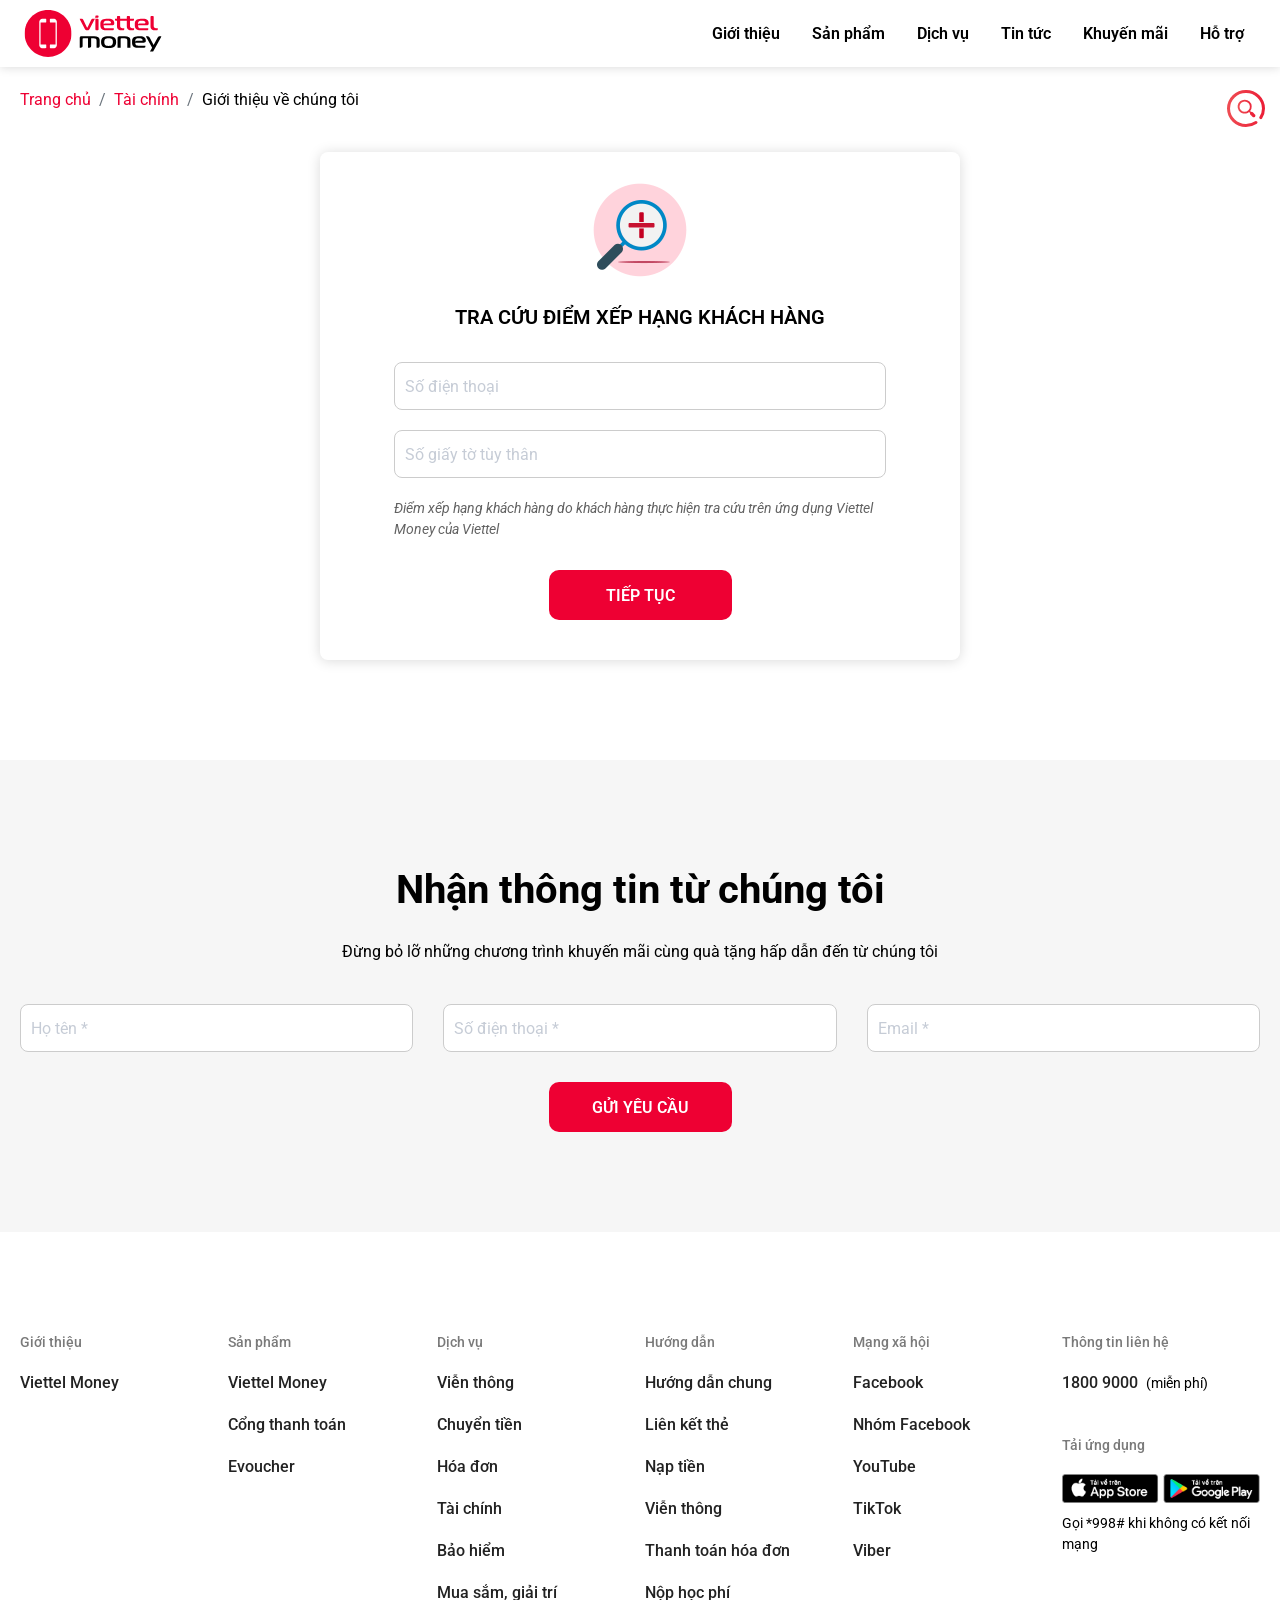
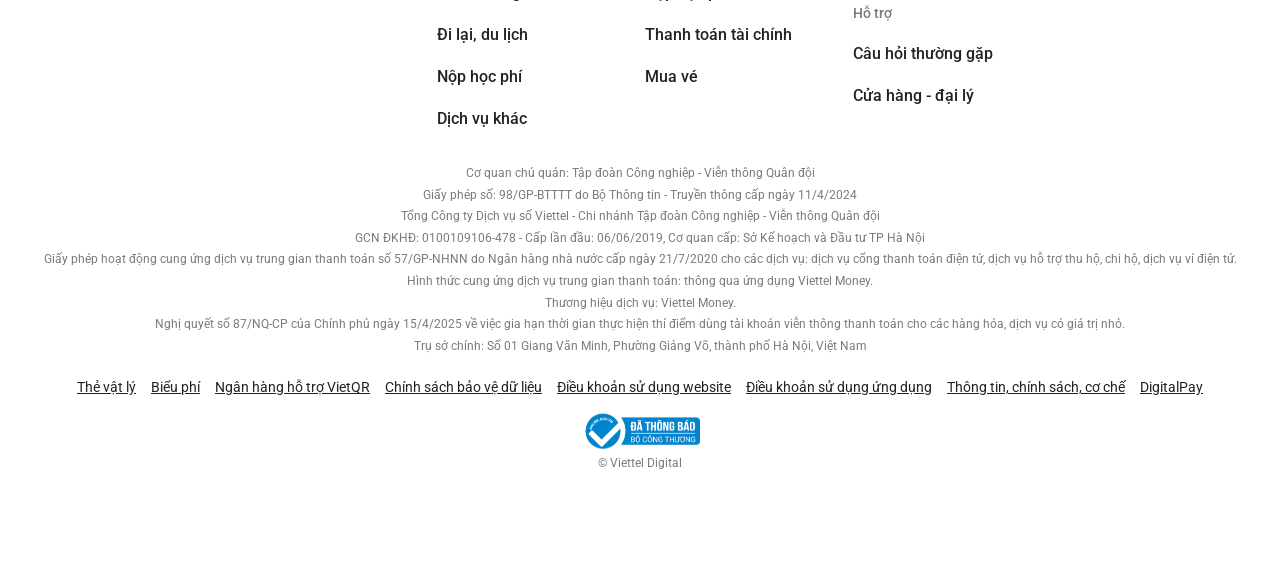
<file: index.html>
<!DOCTYPE html>
<html lang="ja">
	<head>
		<meta charset="utf-8">
		<meta http-equiv="x-ua-compatible" content="ie=edge">
		<meta name="viewport" content="width=device-width,initial-scale=1,user-scalable=no">
		<title></title>
		<meta name="description" content="">
		<meta name="keywords" content="">
		<meta name="format-detection" content="telephone=no">
		<link type="text/css" rel="stylesheet" href="./css/styles.css">
	</head>
	<body>
		<header id="header">
			<div class="inner">
				<a href="./" class="header-logo">
					<img src="./img/logo.svg" alt="img">
				</a>
				<nav class="header-nav">
					<ul class="header-nav__menu">
						<li class="header-nav__menu-item">
							<a href="">Giới thiệu</a>
						</li>
						<li class="header-nav__menu-item">
							<a href="">Sản phẩm</a>
						</li>
						<li class="header-nav__menu-item">
							<a href="">Dịch vụ</a>
						</li>
						<li class="header-nav__menu-item">
							<a href="">Tin tức</a>
						</li>
						<li class="header-nav__menu-item">
							<a href="">Khuyến mãi</a>
						</li>
						<li class="header-nav__menu-item">
							<a href="">Hỗ trợ</a>
						</li>
					</ul>
				</nav>
				<span class="js-mobile">
					<span></span>
				</span>
			</div>
		</header>
		<main id="page-index" class="wrapper">
			<section class="sec-content">
				<div class="inner">
					<nav>
						<ol class="breadcrumb">
							<li class="breadcrumb-item"><a href="">Trang chủ</a></li>
							<li class="breadcrumb-item"><a href="">Tài chính</a></li>
							<li class="breadcrumb-item active">Giới thiệu về chúng tôi</li>
						</ol>
					</nav>
					<div class="client-block">
						<div class="client-block__img">
							<img src="./img/search.png" alt="img">
						</div>
						<h2 class="client-block__ttl">TRA CỨU Điểm xếp hạng khách hàng</h2>
						<div class="client-block__ct">
							<div class="client-block__ct-item">
								<input type="text" class="form-control" placeholder="Số điện thoại">
								<small>Số điện thoại</small>
							</div>
							<div class="client-block__ct-item">
								<input type="text" class="form-control" placeholder="Số giấy tờ tùy thân">
								<small>Số giấy tờ tùy thân</small>
							</div>
							<p>
								<i>Điểm xếp hạng khách hàng do khách hàng thực hiện tra cứu trên ứng dụng Viettel Money của Viettel</i>
							</p>
						</div>
						<div class="client-block__sub">
							<button type="button" class="c-btn__01 js-popup-error">Tiếp tục</button>
						</div>
					</div>
				</div>
			</section>
			<section class="sec-support">
				<div class="inner">
					<h2 class="c-ttl__01">Nhận thông tin từ chúng tôi</h2>
					<div class="support-note">
						<p> Đừng bỏ lỡ những chương trình khuyến mãi cùng quà tặng hấp dẫn đến từ chúng tôi </p>
					</div>
					<div class="support-block">
						<div class="support-block__item">
							<input type="text" class="form-control" placeholder="Họ tên *">
						</div>
						<div class="support-block__item">
							<input type="text" class="form-control" placeholder="Số điện thoại *">
						</div>
						<div class="support-block__item">
							<input type="text" class="form-control" placeholder="Email *">
						</div>
					</div>
					<div class="support-sub">
						<button type="button" class="c-btn__01">Gửi yêu cầu</button>
					</div>
				</div>
			</section>
			<div class="popup popup--small" id="popup-error">
				<div class="popup-bg js-close"></div>
				<div class="popup-content">
					<div class="popup-content__close popup-content__close--02 js-close">
						<img src="./img/close02.png" alt="img">
					</div>
					<div class="popup-img">
						<img src="./img/error.png" alt="img">
					</div>
					<div class="popup-error c-al--c">
						<p> Thông tin không chính xác.<br class="sp">Vui lòng kiểm tra và nhập lại. </p>
						<button type="button" class="c-btn__01 js-close">Đóng</button>
					</div>
				</div>
			</div>
		</main>
		<footer id="footer">
			<div class="inner">
				<nav class="footer-nav">
					<div class="footer-nav__item">
						<h4 class="footer-nav__ttl">Giới thiệu</h4>
						<ul class="footer-nav__menu">
							<li><a href="">Viettel Money</a></li>
						</ul>
					</div>
					<div class="footer-nav__item">
						<h4 class="footer-nav__ttl">Sản phẩm</h4>
						<ul class="footer-nav__menu">
							<li><a href="">Viettel Money</a></li>
							<li><a href="">Cổng thanh toán</a></li>
							<li><a href="">Evoucher</a></li>
						</ul>
					</div>
					<div class="footer-nav__item">
						<h4 class="footer-nav__ttl">Dịch vụ</h4>
						<ul class="footer-nav__menu">
							<li><a href="">Viễn thông</a></li>
							<li><a href="">Chuyển tiền</a></li>
							<li><a href="">Hóa đơn</a></li>
							<li><a href="">Tài chính</a></li>
							<li><a href="">Bảo hiểm</a></li>
							<li><a href="">Mua sắm, giải trí</a></li>
							<li><a href="">Đi lại, du lịch</a></li>
							<li><a href="">Nộp học phí</a></li>
							<li><a href="">Dịch vụ khác</a></li>
						</ul>
					</div>
					<div class="footer-nav__item">
						<h4 class="footer-nav__ttl">Hướng dẫn</h4>
						<ul class="footer-nav__menu">
							<li><a href="">Hướng dẫn chung</a></li>
							<li><a href="">Liên kết thẻ</a></li>
							<li><a href="">Nạp tiền</a></li>
							<li><a href="">Viễn thông</a></li>
							<li><a href="">Thanh toán hóa đơn</a></li>
							<li><a href="">Nộp học phí</a></li>
							<li><a href="">Thanh toán tài chính</a></li>
							<li><a href="">Mua vé</a></li>
						</ul>
					</div>
					<div class="footer-nav__item">
						<h4 class="footer-nav__ttl">Mạng xã hội</h4>
						<ul class="footer-nav__menu">
							<li><a href="">Facebook</a></li>
							<li><a href="">Nhóm Facebook</a></li>
							<li><a href="">YouTube</a></li>
							<li><a href="">TikTok</a></li>
							<li><a href="">Viber</a></li>
						</ul>
						<h4 class="footer-nav__ttl">Hỗ trợ</h4>
						<ul class="footer-nav__menu">
							<li><a href="">Câu hỏi thường gặp</a></li>
							<li><a href="">Cửa hàng - đại lý</a></li>
						</ul>
					</div>
					<div class="footer-nav__item">
						<h4 class="footer-nav__ttl">Thông tin liên hệ</h4>
						<ul class="footer-nav__menu">
							<li><a href="">1800 9000 &nbsp;</a><span>(miễn phí)</span></li>
						</ul>
						<h4 class="footer-nav__ttl">Tải ứng dụng</h4>
						<div class="footer-nav__img">
							<a href="viettelmoney.go.link/hvnWR" target="_blank">
								<img src="./img/app.png" alt="img">
							</a>
						</div>
						<p>Gọi *998# khi không có kết nối mạng</p>
					</div>
				</nav>
				<div class="footer-note">
					<p> Cơ quan chủ quản: Tập đoàn Công nghiệp - Viễn thông Quân đội<br class="pc"> Giấy phép số: 98/GP-BTTTT do Bộ Thông tin - Truyền thông cấp ngày 11/4/2024<br> Tổng Công ty Dịch vụ số Viettel - Chi nhánh Tập đoàn Công nghiệp - Viễn thông Quân đội<br> GCN ĐKHĐ: 0100109106-478 - Cấp lần đầu: 06/06/2019, Cơ quan cấp: Sở Kế hoạch và Đầu tư TP Hà Nội<br> Giấy phép hoạt động cung ứng dịch vụ trung gian thanh toán số 57/GP-NHNN do Ngân hàng nhà nước cấp ngày 21/7/2020 cho các dịch vụ: dịch vụ cổng thanh toán điện tử, dịch vụ hỗ trợ thu hộ, chi hộ, dịch vụ ví điện tử.<br> Hình thức cung ứng dịch vụ trung gian thanh toán: thông qua ứng dụng Viettel Money.<br> Thương hiệu dịch vụ: Viettel Money.<br> Nghị quyết số 87/NQ-CP của Chính phủ ngày 15/4/2025 về việc gia hạn thời gian thực hiện thí điểm dùng tài khoản viễn thông thanh toán cho các hàng hóa, dịch vụ có giá trị nhỏ.<br> Trụ sở chính: Số 01 Giang Văn Minh, Phường Giảng Võ, thành phố Hà Nội, Việt Nam </p>
				</div>
				<ul class="footer-links">
					<li><a href="https://viettelmoney.vn/wp-content/uploads/Thevatly.pdf" target="_blank">Thẻ vật lý</a></li>
					<li><a href="https://viettelmoney.vn/wp-content/uploads/BieuphidichvuViettelMoney.pdf" target="_blank">Biểu phí</a></li>
					<li><a href="https://viettelmoney.vn/wp-content/uploads/NganhanghotroVietQR.pdf" target="_blank">Ngân hàng hỗ trợ VietQR</a></li>
					<li><a href="https://viettelmoney.vn/wp-content/uploads/Baovedulieucanhan.pdf" target="_blank">Chính sách bảo vệ dữ liệu</a></li>
					<li><a href="https://viettelmoney.vn/wp-content/uploads/TNC-ViettelMoney.pdf" target="_blank">Điều khoản sử dụng website</a></li>
					<li><a href="https://viettelmoney.vn/wp-content/uploads/DieukhoansudungViettelMoney.pdf" target="_blank">Điều khoản sử dụng ứng dụng</a></li>
					<li><a href="https://viettelmoney.vn/wp-content/uploads/QCHDsanTMDTViettelMoney.pdf" target="_blank">Thông tin, chính sách, cơ chế</a></li>
					<li><a href="https://viettelmoney.vn/wp-content/uploads/DieukhoanvaBieuphiDigitalPay.pdf" target="_blank">DigitalPay</a></li>
				</ul>
				<div class="footer-nooty">
					<a href="http://online.gov.vn/Website/chi-tiet-135501" target="_blank"><img src="./img/nooty.png" alt="img" width="120"></a>
				</div>
				<div class="copyright"> © Viettel Digital </div>
			</div>
		</footer>
		<div class="search-item open-search">
			<img src="./img/search.svg" alt="search">
		</div>
		<div class="popup" id="popup-search">
			<div class="popup-bg js-close"></div>
			<div class="popup-content">
				<div class="popup-content__close js-close">
					<img src="./img/close.png" alt="img">
				</div>
				<div class="popup-search">
					<div class="popup-search__input">
						<input type="text" class="form-control" placeholder="Thông tin bạn cần tìm...">
					</div>
					<button type="button" class="popup-search__btn"> Tìm kiếm </button>
				</div>
			</div>
		</div>
		<script src="https://ajax.googleapis.com/ajax/libs/jquery/3.6.0/jquery.min.js"></script>
		<script src="./js/setting.js"></script>
	</body>
</html>
</file>
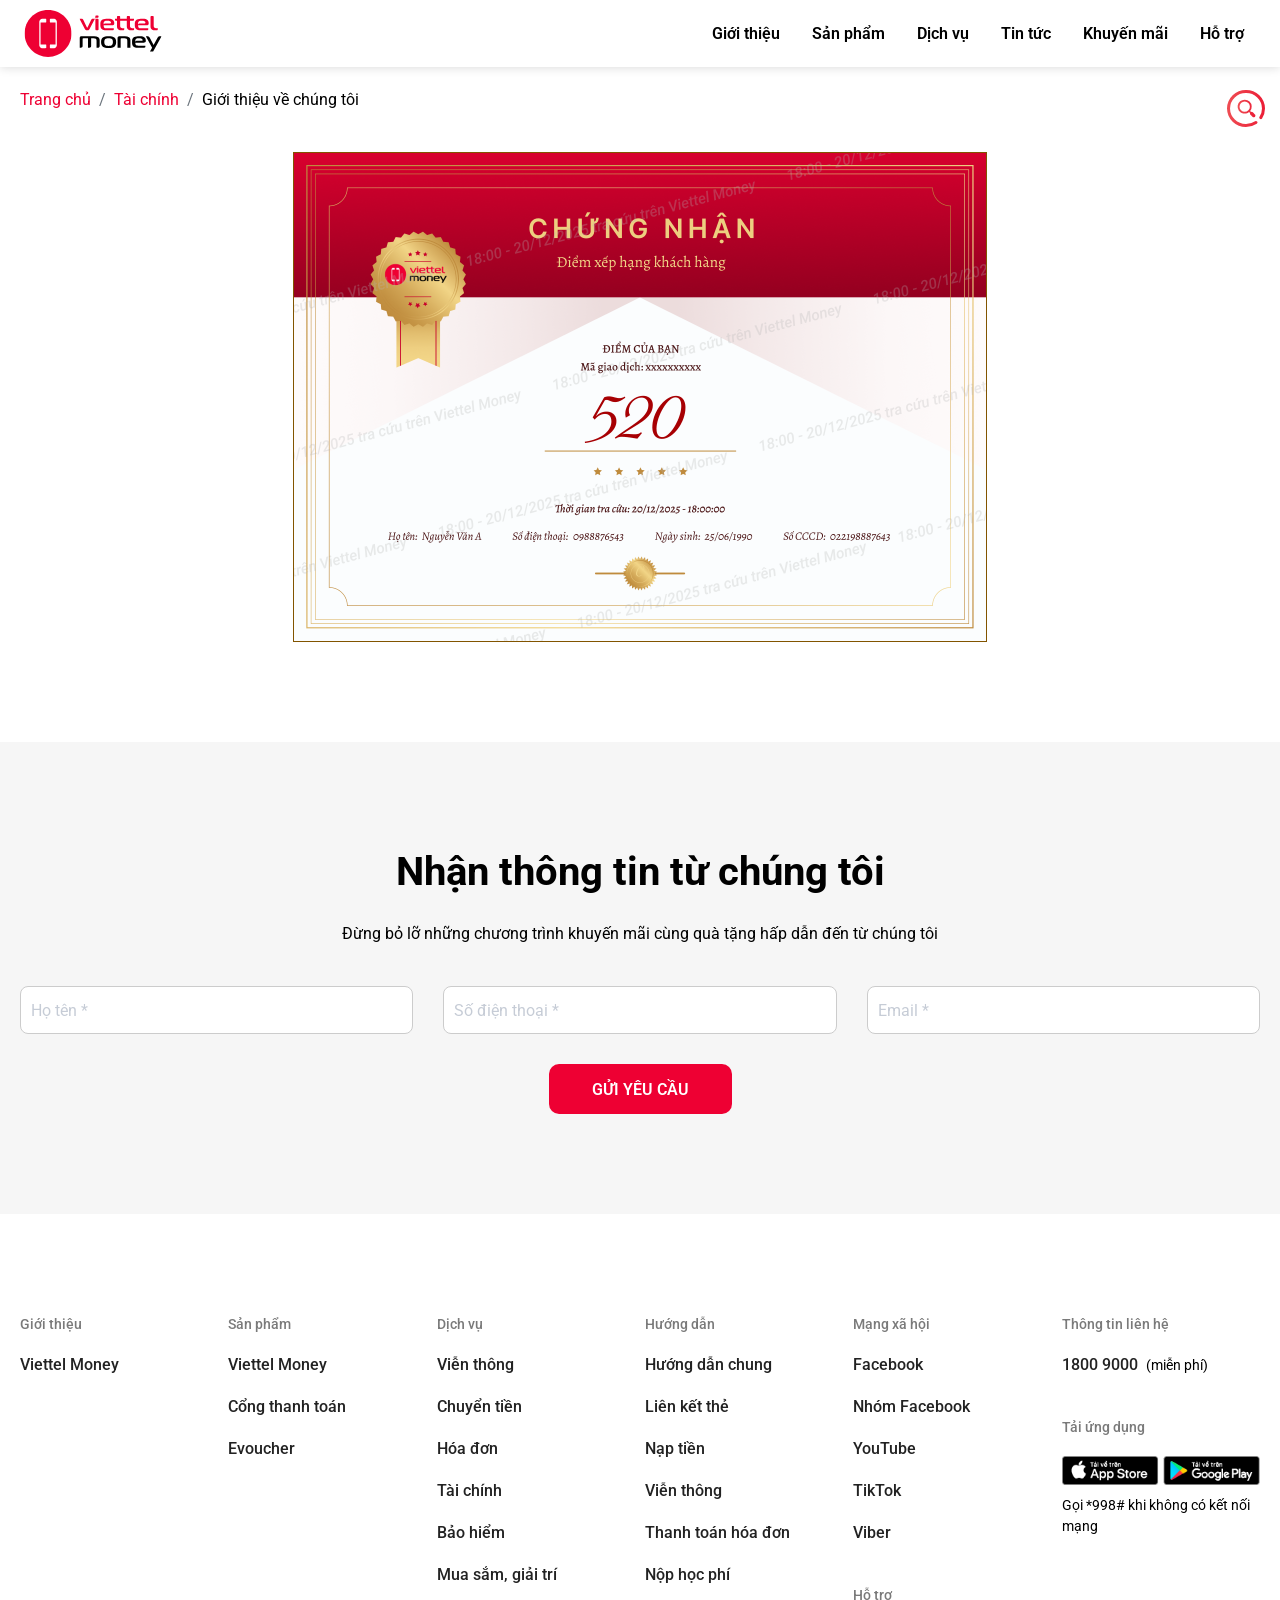
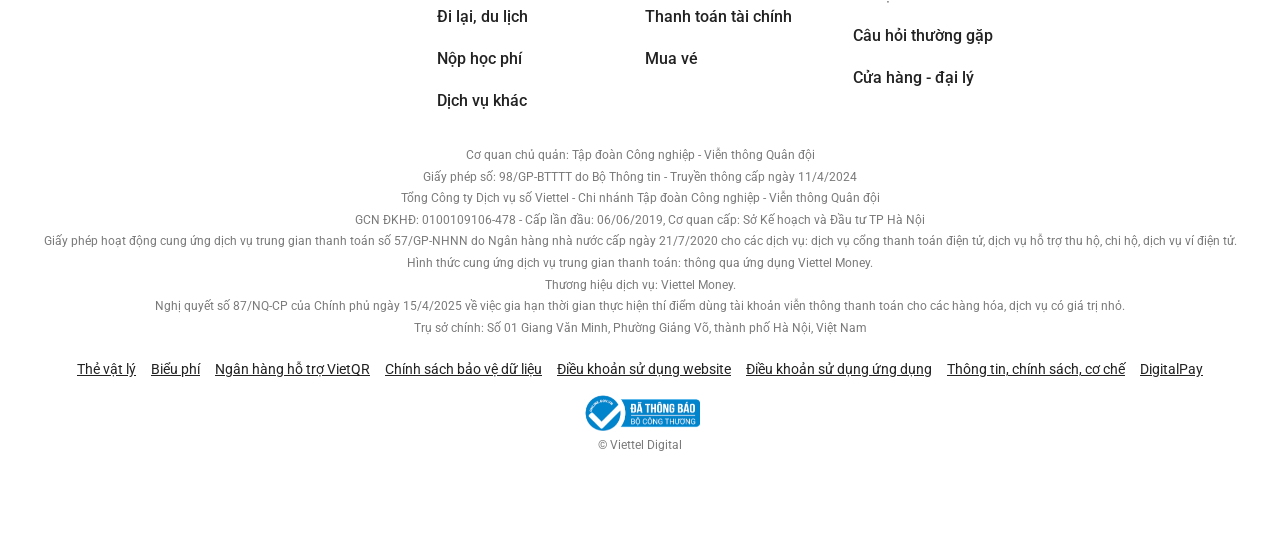
<file: otp-certification.html>
<!DOCTYPE html>
<html lang="ja">
	<head>
		<meta charset="utf-8">
		<meta http-equiv="x-ua-compatible" content="ie=edge">
		<meta name="viewport" content="width=device-width,initial-scale=1,user-scalable=no">
		<title></title>
		<meta name="description" content="">
		<meta name="keywords" content="">
		<meta name="format-detection" content="telephone=no">
		<link type="text/css" rel="stylesheet" href="./css/styles.css">
	</head>
	<body>
		<header id="header">
			<div class="inner">
				<a href="./" class="header-logo">
					<img src="./img/logo.svg" alt="img">
				</a>
				<nav class="header-nav">
					<ul class="header-nav__menu">
						<li class="header-nav__menu-item">
							<a href="">Giới thiệu</a>
						</li>
						<li class="header-nav__menu-item">
							<a href="">Sản phẩm</a>
						</li>
						<li class="header-nav__menu-item">
							<a href="">Dịch vụ</a>
						</li>
						<li class="header-nav__menu-item">
							<a href="">Tin tức</a>
						</li>
						<li class="header-nav__menu-item">
							<a href="">Khuyến mãi</a>
						</li>
						<li class="header-nav__menu-item">
							<a href="">Hỗ trợ</a>
						</li>
					</ul>
				</nav>
				<span class="js-mobile">
					<span></span>
				</span>
			</div>
		</header>
		<main id="page-otp-certification" class="wrapper">
			<section class="sec-content">
				<div class="inner">
					<nav>
						<ol class="breadcrumb">
							<li class="breadcrumb-item"><a href="">Trang chủ</a></li>
							<li class="breadcrumb-item"><a href="">Tài chính</a></li>
							<li class="breadcrumb-item active">Giới thiệu về chúng tôi</li>
						</ol>
					</nav>
					<div class="certification-block">
						<img src="./img/certification.png" alt="img" class="pc-sm">
						<img src="./img/certification-sp.png" alt="img" class="sp-sm">
					</div>
				</div>
			</section>
			<section class="sec-support">
				<div class="inner">
					<h2 class="c-ttl__01">Nhận thông tin từ chúng tôi</h2>
					<div class="support-note">
						<p> Đừng bỏ lỡ những chương trình khuyến mãi cùng quà tặng hấp dẫn đến từ chúng tôi </p>
					</div>
					<div class="support-block">
						<div class="support-block__item">
							<input type="text" class="form-control" placeholder="Họ tên *">
						</div>
						<div class="support-block__item">
							<input type="text" class="form-control" placeholder="Số điện thoại *">
						</div>
						<div class="support-block__item">
							<input type="text" class="form-control" placeholder="Email *">
						</div>
					</div>
					<div class="support-sub">
						<button type="button" class="c-btn__01">Gửi yêu cầu</button>
					</div>
				</div>
			</section>
		</main>
		<footer id="footer">
			<div class="inner">
				<nav class="footer-nav">
					<div class="footer-nav__item">
						<h4 class="footer-nav__ttl">Giới thiệu</h4>
						<ul class="footer-nav__menu">
							<li><a href="">Viettel Money</a></li>
						</ul>
					</div>
					<div class="footer-nav__item">
						<h4 class="footer-nav__ttl">Sản phẩm</h4>
						<ul class="footer-nav__menu">
							<li><a href="">Viettel Money</a></li>
							<li><a href="">Cổng thanh toán</a></li>
							<li><a href="">Evoucher</a></li>
						</ul>
					</div>
					<div class="footer-nav__item">
						<h4 class="footer-nav__ttl">Dịch vụ</h4>
						<ul class="footer-nav__menu">
							<li><a href="">Viễn thông</a></li>
							<li><a href="">Chuyển tiền</a></li>
							<li><a href="">Hóa đơn</a></li>
							<li><a href="">Tài chính</a></li>
							<li><a href="">Bảo hiểm</a></li>
							<li><a href="">Mua sắm, giải trí</a></li>
							<li><a href="">Đi lại, du lịch</a></li>
							<li><a href="">Nộp học phí</a></li>
							<li><a href="">Dịch vụ khác</a></li>
						</ul>
					</div>
					<div class="footer-nav__item">
						<h4 class="footer-nav__ttl">Hướng dẫn</h4>
						<ul class="footer-nav__menu">
							<li><a href="">Hướng dẫn chung</a></li>
							<li><a href="">Liên kết thẻ</a></li>
							<li><a href="">Nạp tiền</a></li>
							<li><a href="">Viễn thông</a></li>
							<li><a href="">Thanh toán hóa đơn</a></li>
							<li><a href="">Nộp học phí</a></li>
							<li><a href="">Thanh toán tài chính</a></li>
							<li><a href="">Mua vé</a></li>
						</ul>
					</div>
					<div class="footer-nav__item">
						<h4 class="footer-nav__ttl">Mạng xã hội</h4>
						<ul class="footer-nav__menu">
							<li><a href="">Facebook</a></li>
							<li><a href="">Nhóm Facebook</a></li>
							<li><a href="">YouTube</a></li>
							<li><a href="">TikTok</a></li>
							<li><a href="">Viber</a></li>
						</ul>
						<h4 class="footer-nav__ttl">Hỗ trợ</h4>
						<ul class="footer-nav__menu">
							<li><a href="">Câu hỏi thường gặp</a></li>
							<li><a href="">Cửa hàng - đại lý</a></li>
						</ul>
					</div>
					<div class="footer-nav__item">
						<h4 class="footer-nav__ttl">Thông tin liên hệ</h4>
						<ul class="footer-nav__menu">
							<li><a href="">1800 9000 &nbsp;</a><span>(miễn phí)</span></li>
						</ul>
						<h4 class="footer-nav__ttl">Tải ứng dụng</h4>
						<div class="footer-nav__img">
							<a href="viettelmoney.go.link/hvnWR" target="_blank">
								<img src="./img/app.png" alt="img">
							</a>
						</div>
						<p>Gọi *998# khi không có kết nối mạng</p>
					</div>
				</nav>
				<div class="footer-note">
					<p> Cơ quan chủ quản: Tập đoàn Công nghiệp - Viễn thông Quân đội<br class="pc"> Giấy phép số: 98/GP-BTTTT do Bộ Thông tin - Truyền thông cấp ngày 11/4/2024<br> Tổng Công ty Dịch vụ số Viettel - Chi nhánh Tập đoàn Công nghiệp - Viễn thông Quân đội<br> GCN ĐKHĐ: 0100109106-478 - Cấp lần đầu: 06/06/2019, Cơ quan cấp: Sở Kế hoạch và Đầu tư TP Hà Nội<br> Giấy phép hoạt động cung ứng dịch vụ trung gian thanh toán số 57/GP-NHNN do Ngân hàng nhà nước cấp ngày 21/7/2020 cho các dịch vụ: dịch vụ cổng thanh toán điện tử, dịch vụ hỗ trợ thu hộ, chi hộ, dịch vụ ví điện tử.<br> Hình thức cung ứng dịch vụ trung gian thanh toán: thông qua ứng dụng Viettel Money.<br> Thương hiệu dịch vụ: Viettel Money.<br> Nghị quyết số 87/NQ-CP của Chính phủ ngày 15/4/2025 về việc gia hạn thời gian thực hiện thí điểm dùng tài khoản viễn thông thanh toán cho các hàng hóa, dịch vụ có giá trị nhỏ.<br> Trụ sở chính: Số 01 Giang Văn Minh, Phường Giảng Võ, thành phố Hà Nội, Việt Nam </p>
				</div>
				<ul class="footer-links">
					<li><a href="https://viettelmoney.vn/wp-content/uploads/Thevatly.pdf" target="_blank">Thẻ vật lý</a></li>
					<li><a href="https://viettelmoney.vn/wp-content/uploads/BieuphidichvuViettelMoney.pdf" target="_blank">Biểu phí</a></li>
					<li><a href="https://viettelmoney.vn/wp-content/uploads/NganhanghotroVietQR.pdf" target="_blank">Ngân hàng hỗ trợ VietQR</a></li>
					<li><a href="https://viettelmoney.vn/wp-content/uploads/Baovedulieucanhan.pdf" target="_blank">Chính sách bảo vệ dữ liệu</a></li>
					<li><a href="https://viettelmoney.vn/wp-content/uploads/TNC-ViettelMoney.pdf" target="_blank">Điều khoản sử dụng website</a></li>
					<li><a href="https://viettelmoney.vn/wp-content/uploads/DieukhoansudungViettelMoney.pdf" target="_blank">Điều khoản sử dụng ứng dụng</a></li>
					<li><a href="https://viettelmoney.vn/wp-content/uploads/QCHDsanTMDTViettelMoney.pdf" target="_blank">Thông tin, chính sách, cơ chế</a></li>
					<li><a href="https://viettelmoney.vn/wp-content/uploads/DieukhoanvaBieuphiDigitalPay.pdf" target="_blank">DigitalPay</a></li>
				</ul>
				<div class="footer-nooty">
					<a href="http://online.gov.vn/Website/chi-tiet-135501" target="_blank"><img src="./img/nooty.png" alt="img" width="120"></a>
				</div>
				<div class="copyright"> © Viettel Digital </div>
			</div>
		</footer>
		<div class="search-item open-search">
			<img src="./img/search.svg" alt="search">
		</div>
		<div class="popup" id="popup-search">
			<div class="popup-bg js-close"></div>
			<div class="popup-content">
				<div class="popup-content__close js-close">
					<img src="./img/close.png" alt="img">
				</div>
				<div class="popup-search">
					<div class="popup-search__input">
						<input type="text" class="form-control" placeholder="Thông tin bạn cần tìm...">
					</div>
					<button type="button" class="popup-search__btn"> Tìm kiếm </button>
				</div>
			</div>
		</div>
		<script src="https://ajax.googleapis.com/ajax/libs/jquery/3.6.0/jquery.min.js"></script>
		<script src="./js/setting.js"></script>
	</body>
</html>
</file>
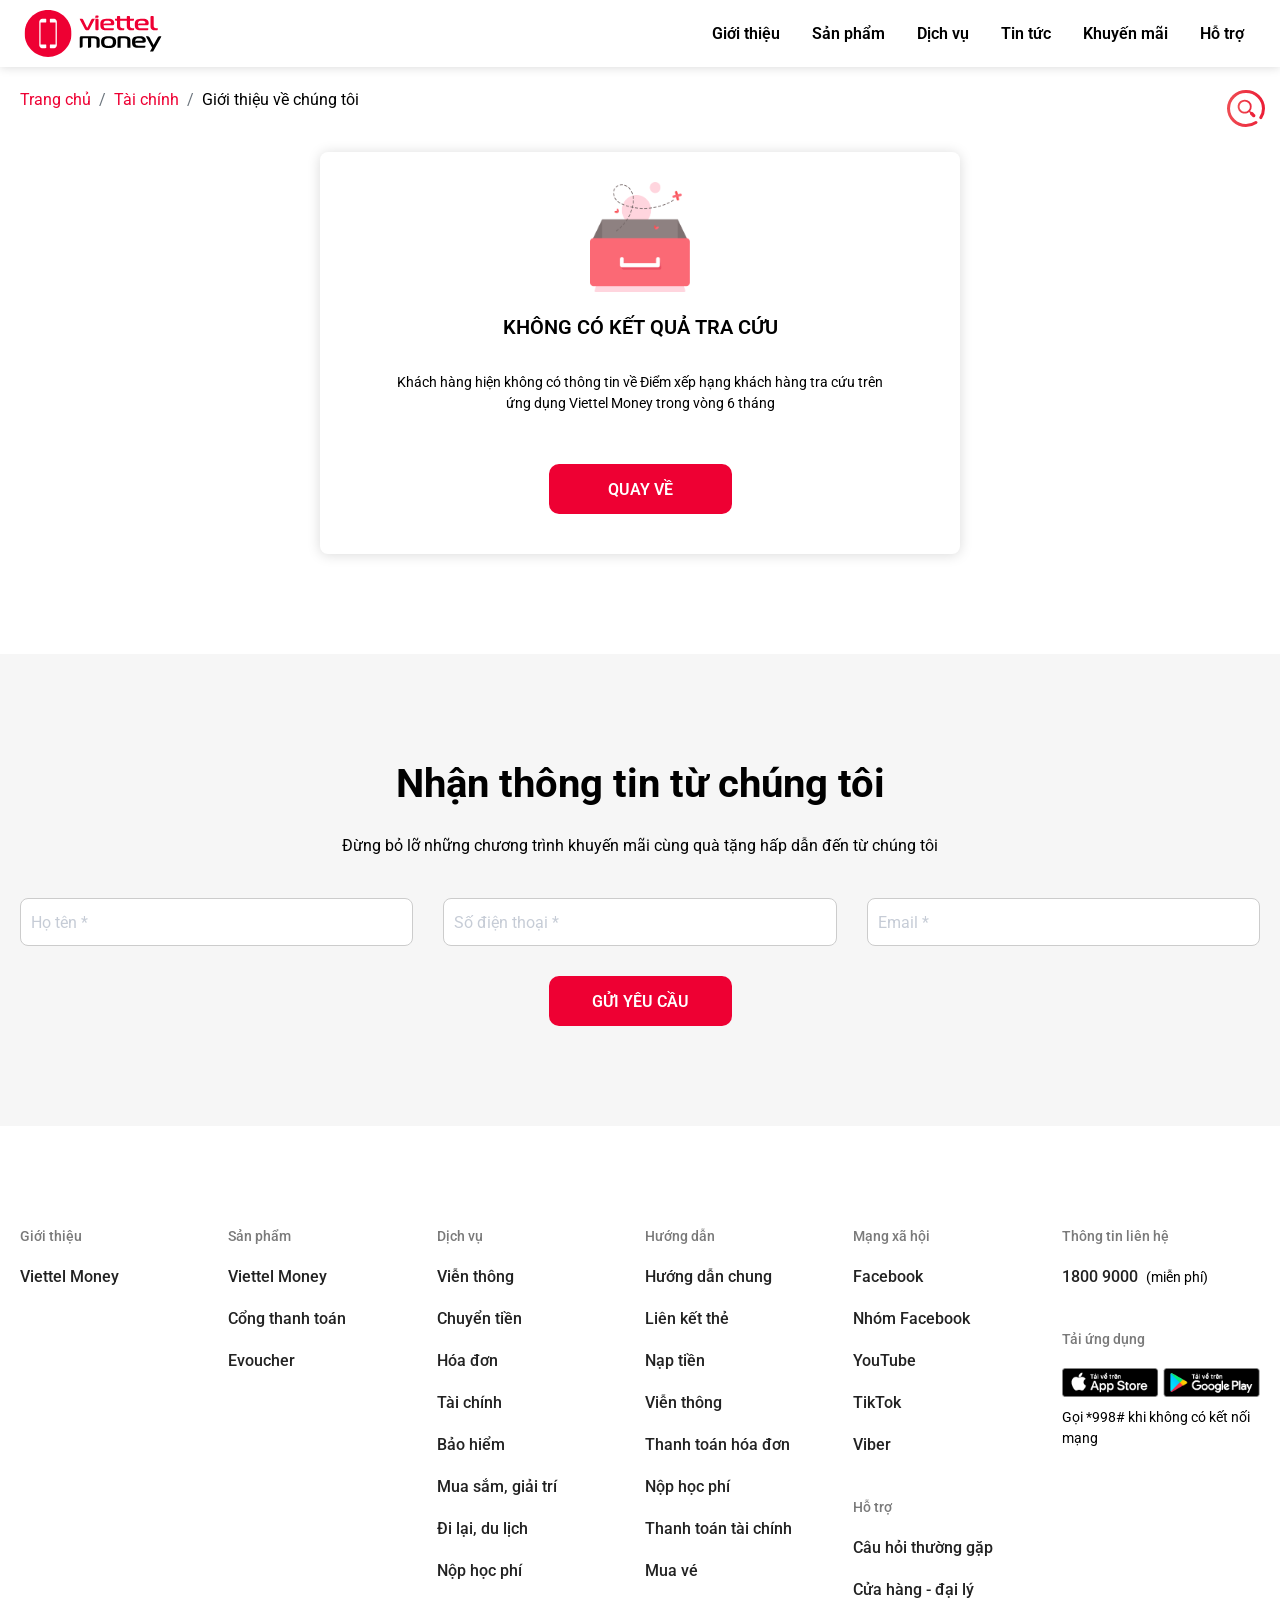
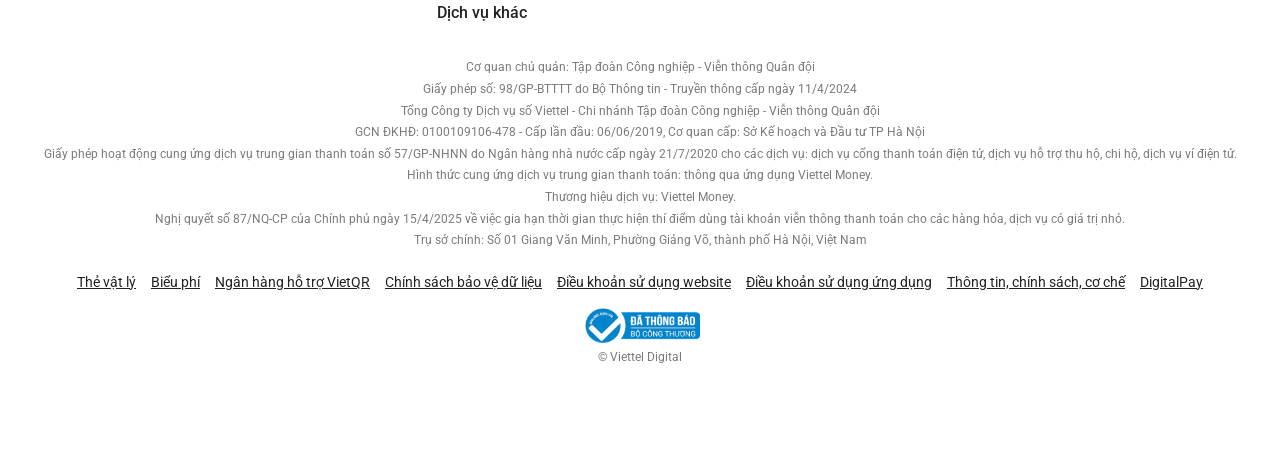
<file: otp-result.html>
<!DOCTYPE html>
<html lang="ja">
	<head>
		<meta charset="utf-8">
		<meta http-equiv="x-ua-compatible" content="ie=edge">
		<meta name="viewport" content="width=device-width,initial-scale=1,user-scalable=no">
		<title></title>
		<meta name="description" content="">
		<meta name="keywords" content="">
		<meta name="format-detection" content="telephone=no">
		<link type="text/css" rel="stylesheet" href="./css/styles.css">
	</head>
	<body>
		<header id="header">
			<div class="inner">
				<a href="./" class="header-logo">
					<img src="./img/logo.svg" alt="img">
				</a>
				<nav class="header-nav">
					<ul class="header-nav__menu">
						<li class="header-nav__menu-item">
							<a href="">Giới thiệu</a>
						</li>
						<li class="header-nav__menu-item">
							<a href="">Sản phẩm</a>
						</li>
						<li class="header-nav__menu-item">
							<a href="">Dịch vụ</a>
						</li>
						<li class="header-nav__menu-item">
							<a href="">Tin tức</a>
						</li>
						<li class="header-nav__menu-item">
							<a href="">Khuyến mãi</a>
						</li>
						<li class="header-nav__menu-item">
							<a href="">Hỗ trợ</a>
						</li>
					</ul>
				</nav>
				<span class="js-mobile">
					<span></span>
				</span>
			</div>
		</header>
		<main id="page-otp-result" class="wrapper">
			<section class="sec-content">
				<div class="inner">
					<nav>
						<ol class="breadcrumb">
							<li class="breadcrumb-item"><a href="">Trang chủ</a></li>
							<li class="breadcrumb-item"><a href="">Tài chính</a></li>
							<li class="breadcrumb-item active">Giới thiệu về chúng tôi</li>
						</ol>
					</nav>
					<div class="client-block">
						<div class="client-block__img">
							<img src="./img/result.png" alt="img">
						</div>
						<h2 class="client-block__ttl">KHÔNG CÓ KẾT QUẢ TRA CỨU</h2>
						<div class="client-block__otp">
							<p class="c-al--c"> Khách hàng hiện không có thông tin về Điểm xếp hạng khách hàng tra cứu trên ứng dụng Viettel Money trong vòng 6 tháng </p>
						</div>
						<div class="client-block__sub">
							<button type="button" class="c-btn__01">Quay về</button>
						</div>
					</div>
				</div>
			</section>
			<section class="sec-support">
				<div class="inner">
					<h2 class="c-ttl__01">Nhận thông tin từ chúng tôi</h2>
					<div class="support-note">
						<p> Đừng bỏ lỡ những chương trình khuyến mãi cùng quà tặng hấp dẫn đến từ chúng tôi </p>
					</div>
					<div class="support-block">
						<div class="support-block__item">
							<input type="text" class="form-control" placeholder="Họ tên *">
						</div>
						<div class="support-block__item">
							<input type="text" class="form-control" placeholder="Số điện thoại *">
						</div>
						<div class="support-block__item">
							<input type="text" class="form-control" placeholder="Email *">
						</div>
					</div>
					<div class="support-sub">
						<button type="button" class="c-btn__01">Gửi yêu cầu</button>
					</div>
				</div>
			</section>
		</main>
		<footer id="footer">
			<div class="inner">
				<nav class="footer-nav">
					<div class="footer-nav__item">
						<h4 class="footer-nav__ttl">Giới thiệu</h4>
						<ul class="footer-nav__menu">
							<li><a href="">Viettel Money</a></li>
						</ul>
					</div>
					<div class="footer-nav__item">
						<h4 class="footer-nav__ttl">Sản phẩm</h4>
						<ul class="footer-nav__menu">
							<li><a href="">Viettel Money</a></li>
							<li><a href="">Cổng thanh toán</a></li>
							<li><a href="">Evoucher</a></li>
						</ul>
					</div>
					<div class="footer-nav__item">
						<h4 class="footer-nav__ttl">Dịch vụ</h4>
						<ul class="footer-nav__menu">
							<li><a href="">Viễn thông</a></li>
							<li><a href="">Chuyển tiền</a></li>
							<li><a href="">Hóa đơn</a></li>
							<li><a href="">Tài chính</a></li>
							<li><a href="">Bảo hiểm</a></li>
							<li><a href="">Mua sắm, giải trí</a></li>
							<li><a href="">Đi lại, du lịch</a></li>
							<li><a href="">Nộp học phí</a></li>
							<li><a href="">Dịch vụ khác</a></li>
						</ul>
					</div>
					<div class="footer-nav__item">
						<h4 class="footer-nav__ttl">Hướng dẫn</h4>
						<ul class="footer-nav__menu">
							<li><a href="">Hướng dẫn chung</a></li>
							<li><a href="">Liên kết thẻ</a></li>
							<li><a href="">Nạp tiền</a></li>
							<li><a href="">Viễn thông</a></li>
							<li><a href="">Thanh toán hóa đơn</a></li>
							<li><a href="">Nộp học phí</a></li>
							<li><a href="">Thanh toán tài chính</a></li>
							<li><a href="">Mua vé</a></li>
						</ul>
					</div>
					<div class="footer-nav__item">
						<h4 class="footer-nav__ttl">Mạng xã hội</h4>
						<ul class="footer-nav__menu">
							<li><a href="">Facebook</a></li>
							<li><a href="">Nhóm Facebook</a></li>
							<li><a href="">YouTube</a></li>
							<li><a href="">TikTok</a></li>
							<li><a href="">Viber</a></li>
						</ul>
						<h4 class="footer-nav__ttl">Hỗ trợ</h4>
						<ul class="footer-nav__menu">
							<li><a href="">Câu hỏi thường gặp</a></li>
							<li><a href="">Cửa hàng - đại lý</a></li>
						</ul>
					</div>
					<div class="footer-nav__item">
						<h4 class="footer-nav__ttl">Thông tin liên hệ</h4>
						<ul class="footer-nav__menu">
							<li><a href="">1800 9000 &nbsp;</a><span>(miễn phí)</span></li>
						</ul>
						<h4 class="footer-nav__ttl">Tải ứng dụng</h4>
						<div class="footer-nav__img">
							<a href="viettelmoney.go.link/hvnWR" target="_blank">
								<img src="./img/app.png" alt="img">
							</a>
						</div>
						<p>Gọi *998# khi không có kết nối mạng</p>
					</div>
				</nav>
				<div class="footer-note">
					<p> Cơ quan chủ quản: Tập đoàn Công nghiệp - Viễn thông Quân đội<br class="pc"> Giấy phép số: 98/GP-BTTTT do Bộ Thông tin - Truyền thông cấp ngày 11/4/2024<br> Tổng Công ty Dịch vụ số Viettel - Chi nhánh Tập đoàn Công nghiệp - Viễn thông Quân đội<br> GCN ĐKHĐ: 0100109106-478 - Cấp lần đầu: 06/06/2019, Cơ quan cấp: Sở Kế hoạch và Đầu tư TP Hà Nội<br> Giấy phép hoạt động cung ứng dịch vụ trung gian thanh toán số 57/GP-NHNN do Ngân hàng nhà nước cấp ngày 21/7/2020 cho các dịch vụ: dịch vụ cổng thanh toán điện tử, dịch vụ hỗ trợ thu hộ, chi hộ, dịch vụ ví điện tử.<br> Hình thức cung ứng dịch vụ trung gian thanh toán: thông qua ứng dụng Viettel Money.<br> Thương hiệu dịch vụ: Viettel Money.<br> Nghị quyết số 87/NQ-CP của Chính phủ ngày 15/4/2025 về việc gia hạn thời gian thực hiện thí điểm dùng tài khoản viễn thông thanh toán cho các hàng hóa, dịch vụ có giá trị nhỏ.<br> Trụ sở chính: Số 01 Giang Văn Minh, Phường Giảng Võ, thành phố Hà Nội, Việt Nam </p>
				</div>
				<ul class="footer-links">
					<li><a href="https://viettelmoney.vn/wp-content/uploads/Thevatly.pdf" target="_blank">Thẻ vật lý</a></li>
					<li><a href="https://viettelmoney.vn/wp-content/uploads/BieuphidichvuViettelMoney.pdf" target="_blank">Biểu phí</a></li>
					<li><a href="https://viettelmoney.vn/wp-content/uploads/NganhanghotroVietQR.pdf" target="_blank">Ngân hàng hỗ trợ VietQR</a></li>
					<li><a href="https://viettelmoney.vn/wp-content/uploads/Baovedulieucanhan.pdf" target="_blank">Chính sách bảo vệ dữ liệu</a></li>
					<li><a href="https://viettelmoney.vn/wp-content/uploads/TNC-ViettelMoney.pdf" target="_blank">Điều khoản sử dụng website</a></li>
					<li><a href="https://viettelmoney.vn/wp-content/uploads/DieukhoansudungViettelMoney.pdf" target="_blank">Điều khoản sử dụng ứng dụng</a></li>
					<li><a href="https://viettelmoney.vn/wp-content/uploads/QCHDsanTMDTViettelMoney.pdf" target="_blank">Thông tin, chính sách, cơ chế</a></li>
					<li><a href="https://viettelmoney.vn/wp-content/uploads/DieukhoanvaBieuphiDigitalPay.pdf" target="_blank">DigitalPay</a></li>
				</ul>
				<div class="footer-nooty">
					<a href="http://online.gov.vn/Website/chi-tiet-135501" target="_blank"><img src="./img/nooty.png" alt="img" width="120"></a>
				</div>
				<div class="copyright"> © Viettel Digital </div>
			</div>
		</footer>
		<div class="search-item open-search">
			<img src="./img/search.svg" alt="search">
		</div>
		<div class="popup" id="popup-search">
			<div class="popup-bg js-close"></div>
			<div class="popup-content">
				<div class="popup-content__close js-close">
					<img src="./img/close.png" alt="img">
				</div>
				<div class="popup-search">
					<div class="popup-search__input">
						<input type="text" class="form-control" placeholder="Thông tin bạn cần tìm...">
					</div>
					<button type="button" class="popup-search__btn"> Tìm kiếm </button>
				</div>
			</div>
		</div>
		<script src="https://ajax.googleapis.com/ajax/libs/jquery/3.6.0/jquery.min.js"></script>
		<script src="./js/setting.js"></script>
	</body>
</html>
</file>
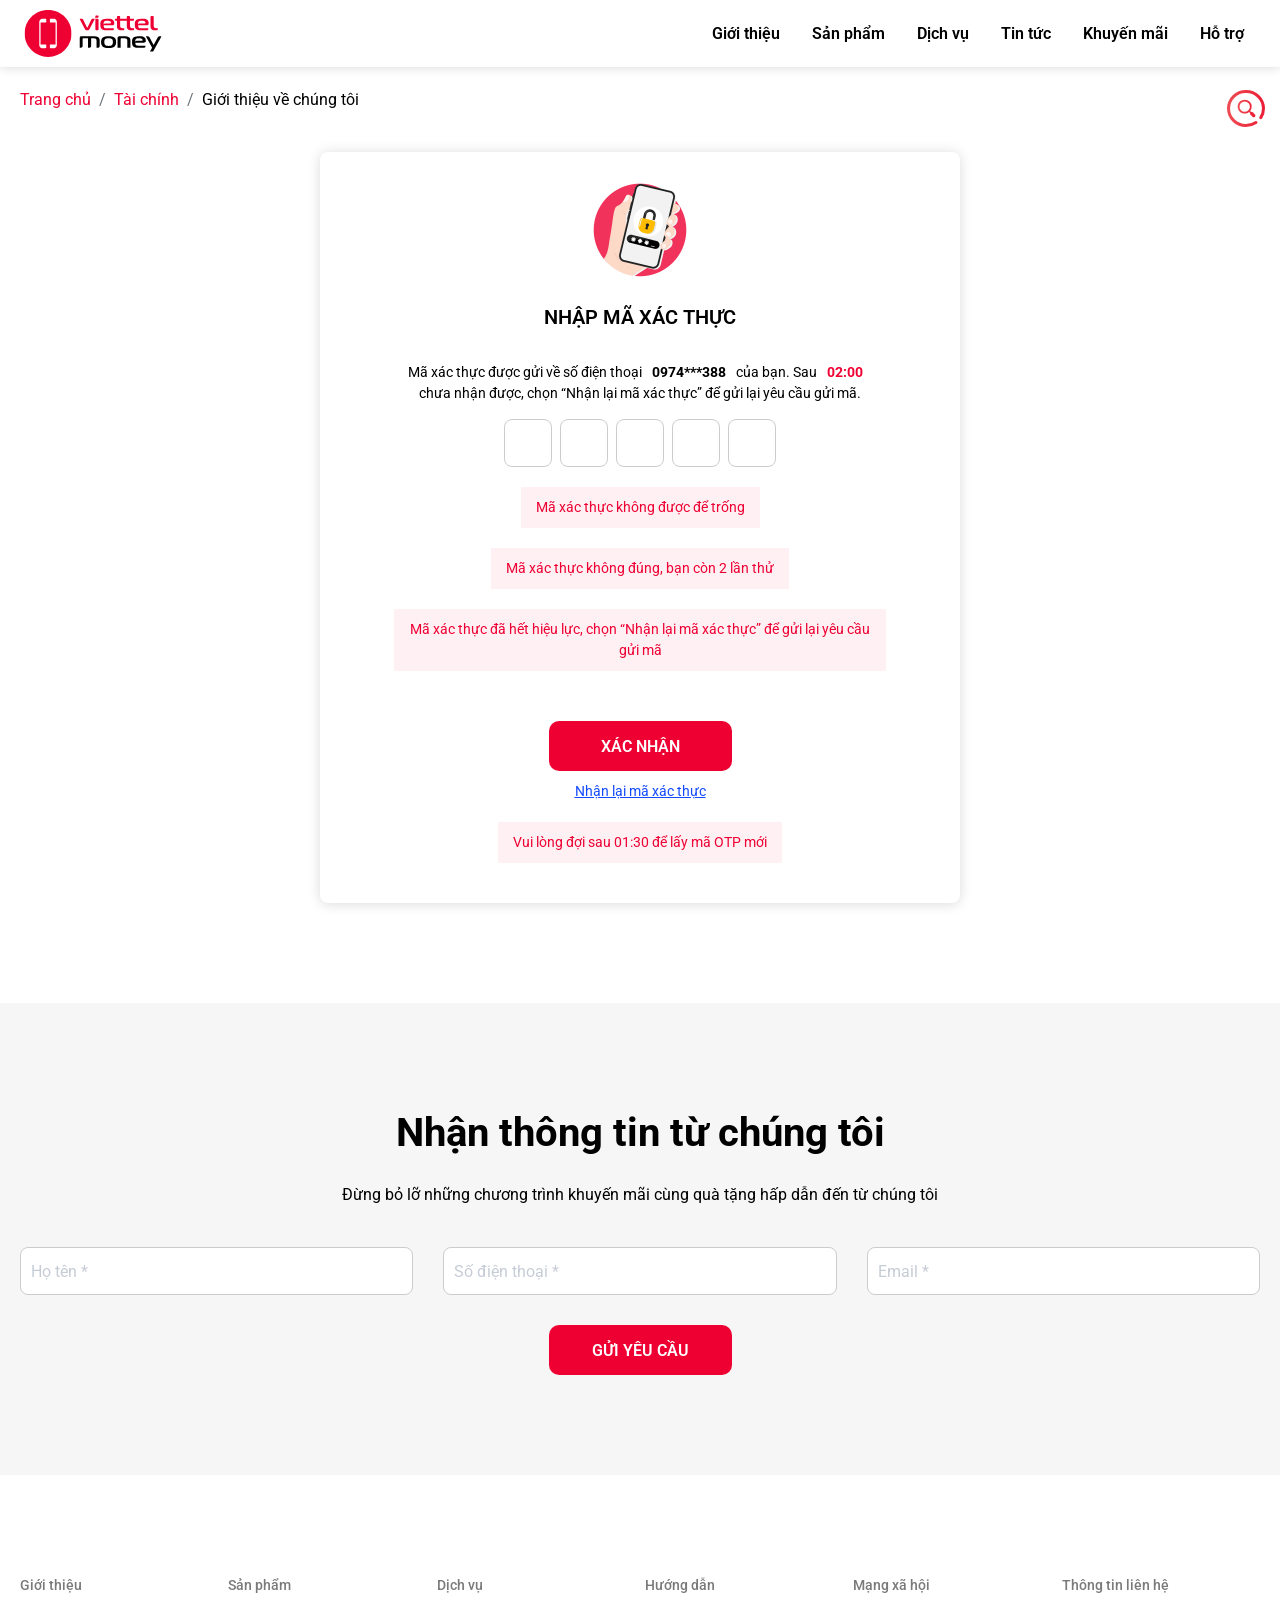
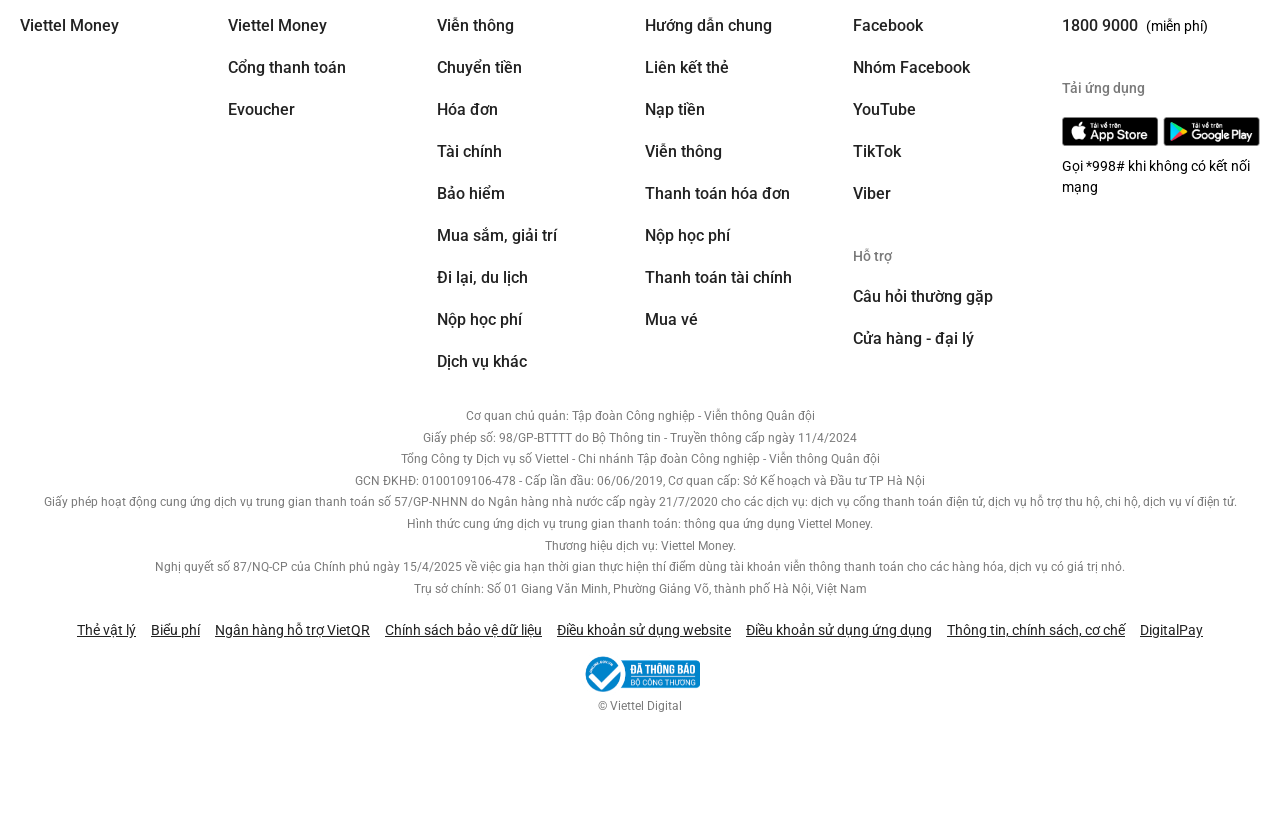
<file: otp.html>
<!DOCTYPE html>
<html lang="ja">
	<head>
		<meta charset="utf-8">
		<meta http-equiv="x-ua-compatible" content="ie=edge">
		<meta name="viewport" content="width=device-width,initial-scale=1,user-scalable=no">
		<title></title>
		<meta name="description" content="">
		<meta name="keywords" content="">
		<meta name="format-detection" content="telephone=no">
		<link type="text/css" rel="stylesheet" href="./css/styles.css">
	</head>
	<body>
		<header id="header">
			<div class="inner">
				<a href="./" class="header-logo">
					<img src="./img/logo.svg" alt="img">
				</a>
				<nav class="header-nav">
					<ul class="header-nav__menu">
						<li class="header-nav__menu-item">
							<a href="">Giới thiệu</a>
						</li>
						<li class="header-nav__menu-item">
							<a href="">Sản phẩm</a>
						</li>
						<li class="header-nav__menu-item">
							<a href="">Dịch vụ</a>
						</li>
						<li class="header-nav__menu-item">
							<a href="">Tin tức</a>
						</li>
						<li class="header-nav__menu-item">
							<a href="">Khuyến mãi</a>
						</li>
						<li class="header-nav__menu-item">
							<a href="">Hỗ trợ</a>
						</li>
					</ul>
				</nav>
				<span class="js-mobile">
					<span></span>
				</span>
			</div>
		</header>
		<main id="page-otp" class="wrapper">
			<section class="sec-content">
				<div class="inner">
					<nav>
						<ol class="breadcrumb">
							<li class="breadcrumb-item"><a href="">Trang chủ</a></li>
							<li class="breadcrumb-item"><a href="">Tài chính</a></li>
							<li class="breadcrumb-item active">Giới thiệu về chúng tôi</li>
						</ol>
					</nav>
					<div class="client-block">
						<div class="client-block__img">
							<img src="./img/otp.png" alt="img">
						</div>
						<h2 class="client-block__ttl">NHẬP MÃ XÁC THỰC</h2>
						<div class="client-block__otp">
							<p class="c-al--c"> Mã xác thực được gửi về số điện thoại<strong>0974***388</strong>của bạn. Sau<strong class="c-fc--red">02:00</strong>chưa nhận được, chọn “Nhận lại mã xác thực” để gửi lại yêu cầu gửi mã. </p>
							<ul class="client-block__otp-code">
								<li><input type="text" class="form-control"></li>
								<li><input type="text" class="form-control"></li>
								<li><input type="text" class="form-control"></li>
								<li><input type="text" class="form-control"></li>
								<li><input type="text" class="form-control"></li>
							</ul>
							<div class="client-block__otp-error active c-al--c">
								<span> Mã xác thực không được để trống </span>
							</div>
							<div class="client-block__otp-error active c-al--c">
								<span> Mã xác thực không đúng, bạn còn 2 lần thử </span>
							</div>
							<div class="client-block__otp-error active c-al--c">
								<span> Mã xác thực đã hết hiệu lực, chọn “Nhận lại mã xác thực” để gửi lại yêu cầu gửi mã </span>
							</div>
						</div>
						<div class="client-block__sub">
							<button type="button" class="c-btn__01 js-popup-otp">Xác nhận</button>
						</div>
						<div class="c-al--c">
							<a href="" class="client-block__link"> Nhận lại mã xác thực </a>
						</div>
						<div class="client-block__otp-error active c-al--c">
							<span> Vui lòng đợi sau 01:30 để lấy mã OTP mới </span>
						</div>
					</div>
				</div>
			</section>
			<section class="sec-support">
				<div class="inner">
					<h2 class="c-ttl__01">Nhận thông tin từ chúng tôi</h2>
					<div class="support-note">
						<p> Đừng bỏ lỡ những chương trình khuyến mãi cùng quà tặng hấp dẫn đến từ chúng tôi </p>
					</div>
					<div class="support-block">
						<div class="support-block__item">
							<input type="text" class="form-control" placeholder="Họ tên *">
						</div>
						<div class="support-block__item">
							<input type="text" class="form-control" placeholder="Số điện thoại *">
						</div>
						<div class="support-block__item">
							<input type="text" class="form-control" placeholder="Email *">
						</div>
					</div>
					<div class="support-sub">
						<button type="button" class="c-btn__01">Gửi yêu cầu</button>
					</div>
				</div>
			</section>
			<div class="popup popup--small" id="popup-otp">
				<div class="popup-bg js-close"></div>
				<div class="popup-content">
					<div class="popup-content__close popup-content__close--02 js-close">
						<img src="./img/close02.png" alt="img">
					</div>
					<div class="popup-img">
						<img src="./img/otp.png" alt="img">
					</div>
					<h3 class="popup-content__ttl">XÁC THỰC OTP</h3>
					<div class="popup-error c-al--c">
						<p> Quý khách đã nhập sai mã OTP quá số lần cho phép.<br> Vui lòng thử lại sau 10 phút </p>
						<button type="button" class="c-btn__01 js-close">Đóng</button>
					</div>
				</div>
			</div>
		</main>
		<footer id="footer">
			<div class="inner">
				<nav class="footer-nav">
					<div class="footer-nav__item">
						<h4 class="footer-nav__ttl">Giới thiệu</h4>
						<ul class="footer-nav__menu">
							<li><a href="">Viettel Money</a></li>
						</ul>
					</div>
					<div class="footer-nav__item">
						<h4 class="footer-nav__ttl">Sản phẩm</h4>
						<ul class="footer-nav__menu">
							<li><a href="">Viettel Money</a></li>
							<li><a href="">Cổng thanh toán</a></li>
							<li><a href="">Evoucher</a></li>
						</ul>
					</div>
					<div class="footer-nav__item">
						<h4 class="footer-nav__ttl">Dịch vụ</h4>
						<ul class="footer-nav__menu">
							<li><a href="">Viễn thông</a></li>
							<li><a href="">Chuyển tiền</a></li>
							<li><a href="">Hóa đơn</a></li>
							<li><a href="">Tài chính</a></li>
							<li><a href="">Bảo hiểm</a></li>
							<li><a href="">Mua sắm, giải trí</a></li>
							<li><a href="">Đi lại, du lịch</a></li>
							<li><a href="">Nộp học phí</a></li>
							<li><a href="">Dịch vụ khác</a></li>
						</ul>
					</div>
					<div class="footer-nav__item">
						<h4 class="footer-nav__ttl">Hướng dẫn</h4>
						<ul class="footer-nav__menu">
							<li><a href="">Hướng dẫn chung</a></li>
							<li><a href="">Liên kết thẻ</a></li>
							<li><a href="">Nạp tiền</a></li>
							<li><a href="">Viễn thông</a></li>
							<li><a href="">Thanh toán hóa đơn</a></li>
							<li><a href="">Nộp học phí</a></li>
							<li><a href="">Thanh toán tài chính</a></li>
							<li><a href="">Mua vé</a></li>
						</ul>
					</div>
					<div class="footer-nav__item">
						<h4 class="footer-nav__ttl">Mạng xã hội</h4>
						<ul class="footer-nav__menu">
							<li><a href="">Facebook</a></li>
							<li><a href="">Nhóm Facebook</a></li>
							<li><a href="">YouTube</a></li>
							<li><a href="">TikTok</a></li>
							<li><a href="">Viber</a></li>
						</ul>
						<h4 class="footer-nav__ttl">Hỗ trợ</h4>
						<ul class="footer-nav__menu">
							<li><a href="">Câu hỏi thường gặp</a></li>
							<li><a href="">Cửa hàng - đại lý</a></li>
						</ul>
					</div>
					<div class="footer-nav__item">
						<h4 class="footer-nav__ttl">Thông tin liên hệ</h4>
						<ul class="footer-nav__menu">
							<li><a href="">1800 9000 &nbsp;</a><span>(miễn phí)</span></li>
						</ul>
						<h4 class="footer-nav__ttl">Tải ứng dụng</h4>
						<div class="footer-nav__img">
							<a href="viettelmoney.go.link/hvnWR" target="_blank">
								<img src="./img/app.png" alt="img">
							</a>
						</div>
						<p>Gọi *998# khi không có kết nối mạng</p>
					</div>
				</nav>
				<div class="footer-note">
					<p> Cơ quan chủ quản: Tập đoàn Công nghiệp - Viễn thông Quân đội<br class="pc"> Giấy phép số: 98/GP-BTTTT do Bộ Thông tin - Truyền thông cấp ngày 11/4/2024<br> Tổng Công ty Dịch vụ số Viettel - Chi nhánh Tập đoàn Công nghiệp - Viễn thông Quân đội<br> GCN ĐKHĐ: 0100109106-478 - Cấp lần đầu: 06/06/2019, Cơ quan cấp: Sở Kế hoạch và Đầu tư TP Hà Nội<br> Giấy phép hoạt động cung ứng dịch vụ trung gian thanh toán số 57/GP-NHNN do Ngân hàng nhà nước cấp ngày 21/7/2020 cho các dịch vụ: dịch vụ cổng thanh toán điện tử, dịch vụ hỗ trợ thu hộ, chi hộ, dịch vụ ví điện tử.<br> Hình thức cung ứng dịch vụ trung gian thanh toán: thông qua ứng dụng Viettel Money.<br> Thương hiệu dịch vụ: Viettel Money.<br> Nghị quyết số 87/NQ-CP của Chính phủ ngày 15/4/2025 về việc gia hạn thời gian thực hiện thí điểm dùng tài khoản viễn thông thanh toán cho các hàng hóa, dịch vụ có giá trị nhỏ.<br> Trụ sở chính: Số 01 Giang Văn Minh, Phường Giảng Võ, thành phố Hà Nội, Việt Nam </p>
				</div>
				<ul class="footer-links">
					<li><a href="https://viettelmoney.vn/wp-content/uploads/Thevatly.pdf" target="_blank">Thẻ vật lý</a></li>
					<li><a href="https://viettelmoney.vn/wp-content/uploads/BieuphidichvuViettelMoney.pdf" target="_blank">Biểu phí</a></li>
					<li><a href="https://viettelmoney.vn/wp-content/uploads/NganhanghotroVietQR.pdf" target="_blank">Ngân hàng hỗ trợ VietQR</a></li>
					<li><a href="https://viettelmoney.vn/wp-content/uploads/Baovedulieucanhan.pdf" target="_blank">Chính sách bảo vệ dữ liệu</a></li>
					<li><a href="https://viettelmoney.vn/wp-content/uploads/TNC-ViettelMoney.pdf" target="_blank">Điều khoản sử dụng website</a></li>
					<li><a href="https://viettelmoney.vn/wp-content/uploads/DieukhoansudungViettelMoney.pdf" target="_blank">Điều khoản sử dụng ứng dụng</a></li>
					<li><a href="https://viettelmoney.vn/wp-content/uploads/QCHDsanTMDTViettelMoney.pdf" target="_blank">Thông tin, chính sách, cơ chế</a></li>
					<li><a href="https://viettelmoney.vn/wp-content/uploads/DieukhoanvaBieuphiDigitalPay.pdf" target="_blank">DigitalPay</a></li>
				</ul>
				<div class="footer-nooty">
					<a href="http://online.gov.vn/Website/chi-tiet-135501" target="_blank"><img src="./img/nooty.png" alt="img" width="120"></a>
				</div>
				<div class="copyright"> © Viettel Digital </div>
			</div>
		</footer>
		<div class="search-item open-search">
			<img src="./img/search.svg" alt="search">
		</div>
		<div class="popup" id="popup-search">
			<div class="popup-bg js-close"></div>
			<div class="popup-content">
				<div class="popup-content__close js-close">
					<img src="./img/close.png" alt="img">
				</div>
				<div class="popup-search">
					<div class="popup-search__input">
						<input type="text" class="form-control" placeholder="Thông tin bạn cần tìm...">
					</div>
					<button type="button" class="popup-search__btn"> Tìm kiếm </button>
				</div>
			</div>
		</div>
		<script src="https://ajax.googleapis.com/ajax/libs/jquery/3.6.0/jquery.min.js"></script>
		<script src="./js/setting.js"></script>
	</body>
</html>
</file>
<file: css/styles.css>
@import url("https://fonts.googleapis.com/css2?family=Roboto:ital,wght@0,100..900;1,100..900&display=swap");html{overflow-y:scroll;overflow-x:hidden;font-size:10px;-ms-text-size-adjust:100%;-webkit-text-size-adjust:100%}blockquote,body,code,dd,div,dl,dt,fieldset,form,h1,h2,h3,h4,h5,h6,input,legend,li,ol,p,pre,td,textarea,th,ul{margin:0;padding:0}*{box-sizing:border-box}table{border-collapse:collapse;border-spacing:0}fieldset,img{border:0}img{vertical-align:middle;max-width:100%;height:auto}address,caption,cite,code,dfn,var{font-style:normal;font-weight:400}li{list-style:none}caption,th{text-align:left}h1,h2,h3,h4,h5,h6{font-size:100%;font-weight:400}q:after,q:before{content:""}abbr,acronym{border:0;font-variant:normal}sup{vertical-align:text-top}sub{vertical-align:text-bottom}button,input,select,textarea{font-family:inherit;font-size:inherit;font-weight:inherit;outline:none;-webkit-appearance:none;-moz-appearance:none;appearance:none}input,select,textarea{*font-size:100%}legend{color:#000}del,ins{text-decoration:none}main{display:block}section{position:relative}body{color:#000;font-family:Roboto,sans-serif;font-size:16px;-webkit-font-smoothing:antialiased;line-height:1.5;overflow-x:hidden}a{text-decoration:none;-webkit-backface-visibility:hidden;transition:all .3s ease}a:hover{opacity:.7}@media (-ms-high-contrast:active),(-ms-high-contrast:none){a{display:inline-block}}@media screen and (min-width:835px){a[href^=tel]{pointer-events:none}}@media screen and (max-width:834px){a{-webkit-tap-highlight-color:transparent}}.clearfix{*zoom:1}.clearfix:after,.clearfix:before{content:"";display:table}.clearfix:after{clear:both}@media screen and (max-width:834px){.pc{display:none!important}}@media screen and (max-width:1024px){.pc-tb{display:none!important}}@media screen and (max-width:990px){.pc-lg{display:none!important}}@media screen and (max-width:640px){.pc-sm{display:none!important}}@media screen and (max-width:374px){.pc-xs{display:none!important}}@media screen and (min-width:835px){.sp{display:none!important}}@media screen and (min-width:1025px){.sp-tb{display:none!important}}@media screen and (min-width:991px){.sp-lg{display:none!important}}@media screen and (min-width:641px){.sp-sm{display:none!important}}.u-fn-hover{display:inline-block}@media screen and (min-width:835px){.u-fn-hover{transition:all .2s}.u-fn-hover:hover{opacity:.7}}.u-pull--left{margin-left:calc((100vw - 100%) / 2 * -1)}.u-pull--right{margin-right:calc((100vw - 100%) / 2 * -1)}.c-al--c{text-align:center!important}.c-al--r{text-align:right!important}.c-al--l{text-align:left!important}.c-fc--red{color:#e03!important}.c-ttl__01{display:block;text-align:center;font-size:40px;font-weight:700;margin-bottom:20px}@media screen and (max-width:834px){.c-ttl__01{font-size:24px;text-align:left}}.c-btn__01{width:100%;max-width:183px;height:50px;margin:0 auto;display:-ms-flexbox;display:flex;-ms-flex-pack:center;justify-content:center;-ms-flex-align:center;align-items:center;-ms-flex-wrap:wrap;flex-wrap:wrap;border-radius:10px;cursor:pointer;color:#fff;font-size:16px;font-weight:600;text-transform:uppercase;background:#e03;outline:none;border:none;-webkit-backface-visibility:hidden;transition:all .3s ease}.c-btn__01:hover{opacity:.7}.inner{display:block;max-width:1320px;padding:0 20px;margin:0 auto}.wrapper{padding-top:68px}.breadcrumb{display:-ms-flexbox;display:flex;-ms-flex-wrap:wrap;flex-wrap:wrap;margin-top:2rem;margin-bottom:4rem}.breadcrumb-item:before{display:inline-block;padding-right:.8rem;padding-left:.8rem;content:"/";color:#6c757d}.breadcrumb-item:first-child:before{display:none}.breadcrumb-item a{color:#e03}.form-control{display:block;width:100%;height:48px;background:#fff;border:1px solid #ccc;padding:5px 10px;font-size:16px;border-radius:8px}@media screen and (max-width:834px){.form-control{font-size:15px}}.form-control:focus{border-color:#66afe9;outline:0;box-shadow:inset 0 1px 1px rgba(0,0,0,.075),0 0 8px rgba(102,175,233,.6)}.form-control::-webkit-input-placeholder{color:#c6ccd6}.form-control:-moz-placeholder,.form-control::-moz-placeholder{color:#c6ccd6}.form-control:-ms-input-placeholder{color:#c6ccd6}input::-webkit-inner-spin-button,input::-webkit-outer-spin-button{-webkit-appearance:none;margin:0}input[type=number]{-moz-appearance:textfield}textarea.form-control{height:250px;-webkit-appearance:none;-moz-appearance:none;appearance:none;resize:none}@media screen and (max-width:834px){textarea.form-control{height:222px}}#header{background:#fff;box-shadow:0 0 10px 0 rgba(0,0,0,.16);position:fixed;top:0;left:0;right:0;z-index:99}#header .inner{display:-ms-flexbox;display:flex;-ms-flex-pack:justify;justify-content:space-between;-ms-flex-align:center;align-items:center;-ms-flex-wrap:wrap;flex-wrap:wrap}#header .header-logo{display:block;width:146px;position:relative;z-index:10}@media screen and (min-width:835px){#header .header-nav{width:calc(100% - 150px)}}@media screen and (max-width:1024px){#header .header-nav{display:none;position:absolute;top:0;left:0;right:0;height:100vh;padding:80px 20px;overflow-y:scroll;background:#fff}}#header .header-nav__menu{display:-ms-flexbox;display:flex;-ms-flex-wrap:wrap;flex-wrap:wrap;-ms-flex-pack:end;justify-content:flex-end}@media screen and (max-width:1024px){#header .header-nav__menu{display:block}}#header .header-nav__menu-item>a{display:block;font-size:16px;font-weight:600;color:#000;padding:0 16px}@media screen and (max-width:1024px){#header .header-nav__menu-item>a{padding:20px 0}}#header .header-nav__menu-item>a:hover{color:#e03;opacity:1}#header .js-mobile{width:56px;position:absolute;top:0;right:0;bottom:0;cursor:pointer;z-index:12;display:none}@media screen and (max-width:1024px){#header .js-mobile{display:-ms-flexbox;display:flex;-ms-flex-pack:center;justify-content:center;-ms-flex-align:center;align-items:center}}#header .js-mobile span{position:relative;display:block;width:24px;height:2px;background:#222;border-radius:3px}#header .js-mobile span:after,#header .js-mobile span:before{position:absolute;left:0;width:100%;height:100%;background:#222;content:"";transition:transform .3s;border-radius:3px}#header .js-mobile span:before{transform:translateY(-250%);top:-2px}#header .js-mobile span:after{transform:translateY(250%);bottom:-2px}#header .js-mobile--close span{background-color:transparent}#header .js-mobile--close span:after,#header .js-mobile--close span:before{width:100%;background:#222}#header .js-mobile--close span:before{transform:translateY(0) rotate(45deg);top:2px}#header .js-mobile--close span:after{transform:translateY(0) rotate(-45deg);bottom:-2px}.js-locked{overflow:hidden;-ms-touch-action:none;touch-action:none}.js-locked body{-webkit-overflow-scrolling:auto}#footer{font-size:14px;padding:100px 0}#footer a{color:#222}#footer .footer-nav{display:grid;grid-template-columns:1fr 1fr 1fr 1fr 1fr 1fr;gap:10px;margin-bottom:32px}@media screen and (max-width:834px){#footer .footer-nav{gap:40px 20px;grid-template-columns:1fr 1fr 1fr}}@media screen and (max-width:640px){#footer .footer-nav{display:-ms-flexbox;display:flex;-ms-flex-pack:justify;justify-content:space-between;-ms-flex-wrap:wrap;flex-wrap:wrap;gap:0}#footer .footer-nav__item{width:48%;margin-bottom:40px}#footer .footer-nav__item:nth-child(5),#footer .footer-nav__item:nth-child(6),#footer .footer-nav__item:nth-child(7){width:100%}}#footer .footer-nav__ttl{display:block;margin-bottom:18px;font-weight:500;color:#7a7a7a}@media screen and (max-width:834px){#footer .footer-nav__ttl{color:#222;font-weight:700;font-size:16px}}#footer .footer-nav__menu{margin-bottom:40px}#footer .footer-nav__menu:last-child{margin-bottom:0}#footer .footer-nav__menu li{margin-bottom:18px}#footer .footer-nav__menu li:last-child{margin-bottom:0}#footer .footer-nav__menu li a{display:inline-block;font-size:16px;font-weight:500}@media screen and (max-width:834px){#footer .footer-nav__menu li a{font-size:14px;font-weight:500}}#footer .footer-nav__menu li a:hover{text-decoration:underline;opacity:1}#footer .footer-nav__img{margin-bottom:10px}#footer .footer-note{text-align:center;color:#7a7a7a;font-size:12px;line-height:1.8;margin-bottom:20px}@media screen and (max-width:640px){#footer .footer-note{text-align:left}}#footer .footer-links{display:-ms-flexbox;display:flex;-ms-flex-pack:center;justify-content:center;-ms-flex-align:start;align-items:flex-start;-ms-flex-wrap:wrap;flex-wrap:wrap}@media screen and (max-width:834px){#footer .footer-links{-ms-flex-pack:start;justify-content:flex-start}}#footer .footer-links li{margin:0 15px 10px 0}@media screen and (max-width:834px){#footer .footer-links li{margin:0 5px 5px 0}}#footer .footer-links li:last-child{margin-right:0}#footer .footer-links li a{text-decoration:underline}@media screen and (max-width:834px){#footer .footer-links li a{font-size:12px}}#footer .footer-nooty{text-align:center}#footer .footer-nooty a{display:inline-block}#footer .copyright{text-align:center;font-size:12px;color:#7a7a7a}.search-item{width:38px;cursor:pointer;position:fixed;right:15px;border-radius:5px;z-index:9999;top:90px;-webkit-backface-visibility:hidden;transition:all .3s ease}.search-item:hover{opacity:.7}.popup{position:fixed;top:0;left:0;right:0;bottom:0;z-index:-1;opacity:0;visibility:hidden;padding:30px 15px;background:rgba(0,0,0,.8);display:-ms-flexbox;display:flex;-ms-flex-pack:center;justify-content:center;-ms-flex-align:center;align-items:center;font-size:16px;-webkit-backface-visibility:hidden;transition:all .3s ease}.popup.active{opacity:1;visibility:visible;z-index:9999}.popup.active .popup-content{transform:scale(1);transition-delay:.3s}.popup--small .popup-content{border-radius:16px;max-width:460px}.popup-bg{position:absolute;top:0;left:0;right:0;bottom:0}.popup-img{width:88px;margin:0 auto 20px}.popup-content{width:100%;max-width:720px;position:relative;z-index:2;background:#fff;padding:50px 30px 30px;border-radius:30px;transform:scale(0);-webkit-backface-visibility:hidden;transition:all .3s ease}@media screen and (max-width:834px){.popup-content{padding:50px 15px 30px;border-radius:16px}}.popup-content__close{position:absolute;top:15px;right:30px;width:20px;cursor:pointer;-webkit-backface-visibility:hidden;transition:all .3s ease}.popup-content__close:hover{opacity:.7}@media screen and (max-width:834px){.popup-content__close{right:20px}}.popup-content__close--02{width:30px;right:15px}.popup-content p{margin-bottom:20px}.popup-content__ttl{display:block;text-align:center;font-size:20px;font-weight:700;margin-bottom:20px}.popup-search{display:-ms-flexbox;display:flex;-ms-flex-wrap:wrap;flex-wrap:wrap}.popup-search__input{width:calc(100% - 104px)}.popup-search__input .form-control{border-radius:4px 0 0 4px}.popup-search__btn{width:104px;height:48px;font-weight:700;display:-ms-flexbox;display:flex;-ms-flex-pack:center;justify-content:center;-ms-flex-align:center;align-items:center;-ms-flex-wrap:wrap;flex-wrap:wrap;line-height:1;background:#e03;border-radius:0 4px 4px 0;color:#fff;cursor:pointer;border:none;outline:none;-webkit-backface-visibility:hidden;transition:all .3s ease}.popup-search__btn:hover{opacity:.7}.sec-content{padding:0 0 100px}@media screen and (max-width:834px){.sec-content{padding:0 0 50px}}.client-block{max-width:640px;margin:0 auto;background:#fff;box-shadow:0 1px 13.1px rgba(0,0,0,.15);border-radius:8px;padding:30px 6% 40px;font-size:14px}@media screen and (max-width:834px){.client-block{padding:30px 15px}}.client-block__img{display:block;width:100px;margin:0 auto 20px}.client-block__ttl{display:block;text-transform:uppercase;font-size:20px;font-weight:600;text-align:center;margin-bottom:30px}.client-block__ct{color:#626262;margin-bottom:30px}.client-block__ct-item{position:relative;margin-bottom:20px}.client-block__ct-item small{display:none;font-size:10px;position:absolute;top:5px;left:10px}.client-block__ct-item small.active{display:block}.client-block__ct-item .form-control.focus,.client-block__ct-item .form-control:focus{padding:15px 10px 0}.client-block__ct-item .form-control.focus+small,.client-block__ct-item .form-control:focus+small{display:block}.client-block__ct strong{display:inline-block;margin:0 10px}.client-block__sub{display:-ms-flexbox;display:flex;-ms-flex-pack:center;justify-content:center;-ms-flex-align:center;align-items:center;-ms-flex-wrap:wrap;flex-wrap:wrap;margin-bottom:10px}.client-block__sub:last-child{margin-bottom:0}.client-block__otp{margin-bottom:50px}.client-block__otp p{margin-bottom:15px}.client-block__otp strong{display:inline-block;margin:0 10px}.client-block__otp-code{display:-ms-flexbox;display:flex;-ms-flex-pack:center;justify-content:center;-ms-flex-wrap:wrap;flex-wrap:wrap}.client-block__otp-code li{margin:0 4px}.client-block__otp-code li .form-control{width:48px;height:48px;padding:0;text-align:center;font-weight:700;font-size:22px}.client-block__otp-code li .form-control.focus{border:2px solid #e03}.client-block__otp-error{color:#e03;padding-top:20px;display:none}.client-block__otp-error span{display:inline-block;background:rgba(238,0,51,.06);padding:10px 15px}.client-block__otp-error.active{display:block}.client-block__link{text-decoration:underline;color:#134aff}.sec-support{padding:100px 0;background:#f6f6f6}@media screen and (max-width:834px){.sec-support{padding:50px 0}}.support-note{text-align:center;margin-bottom:40px}@media screen and (max-width:834px){.support-note{text-align:left;margin-bottom:20px}}.support-block{display:grid;grid-template-columns:1fr 1fr 1fr;gap:30px;margin-bottom:30px}@media screen and (max-width:834px){.support-block{grid-template-columns:1fr;gap:20px;margin-bottom:20px}}.certification-block{display:block;max-width:694px;margin:0 auto}
/*# sourceMappingURL=map/styles.css.map */
</file>
